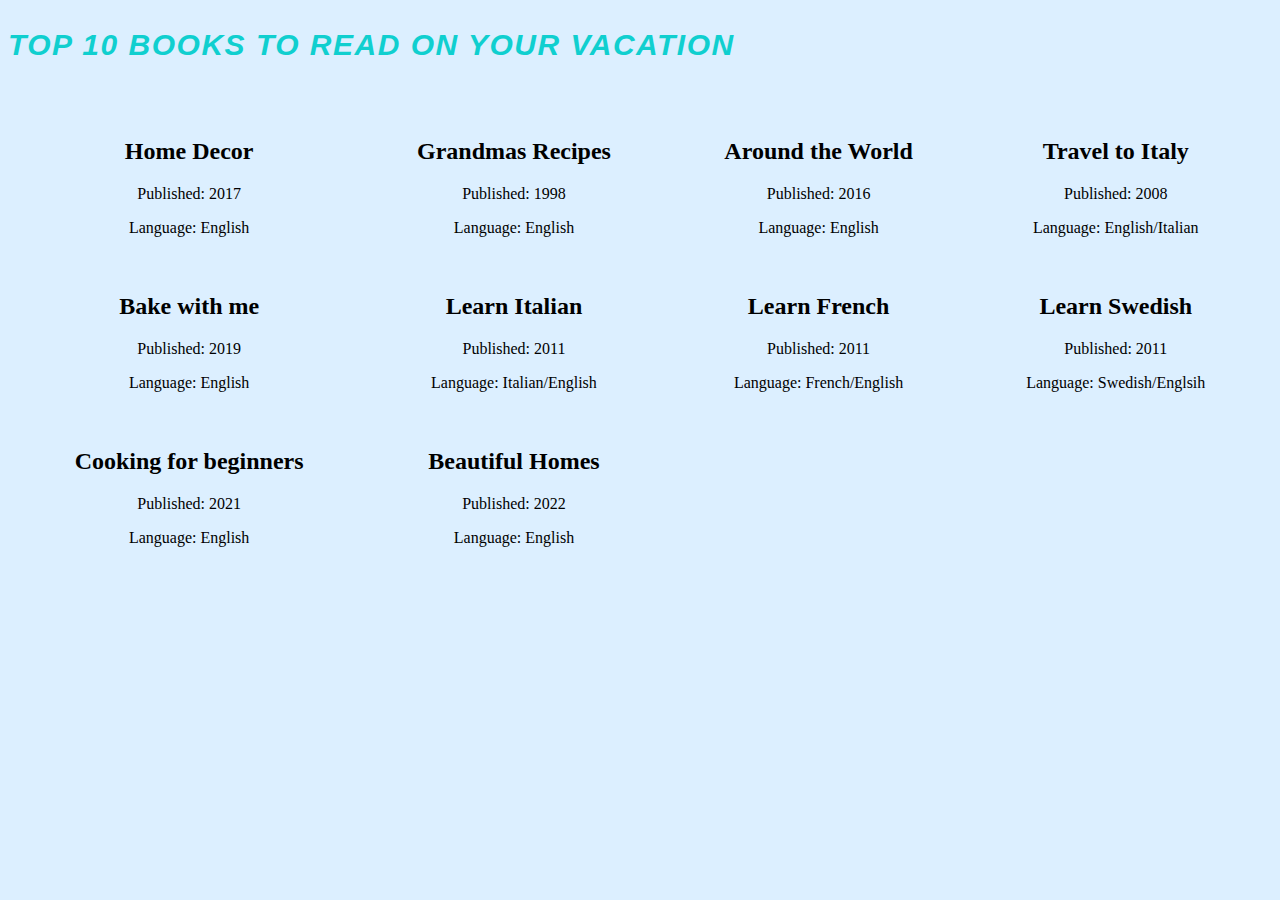
<file: index.html>
<!DOCTYPE html>
<html lang="en">
<head>
    <meta charset="UTF-8">
    <meta http-equiv="X-UA-Compatible" content="IE=edge">
    <meta name="viewport" content="width=device-width, initial-scale=1.0">
    <link rel="stylesheet" href="style.css">
    <title>Book Assignment</title>
</head>
<body>
    
    <script src="app.js"></script>
</body>
</html>
</file>
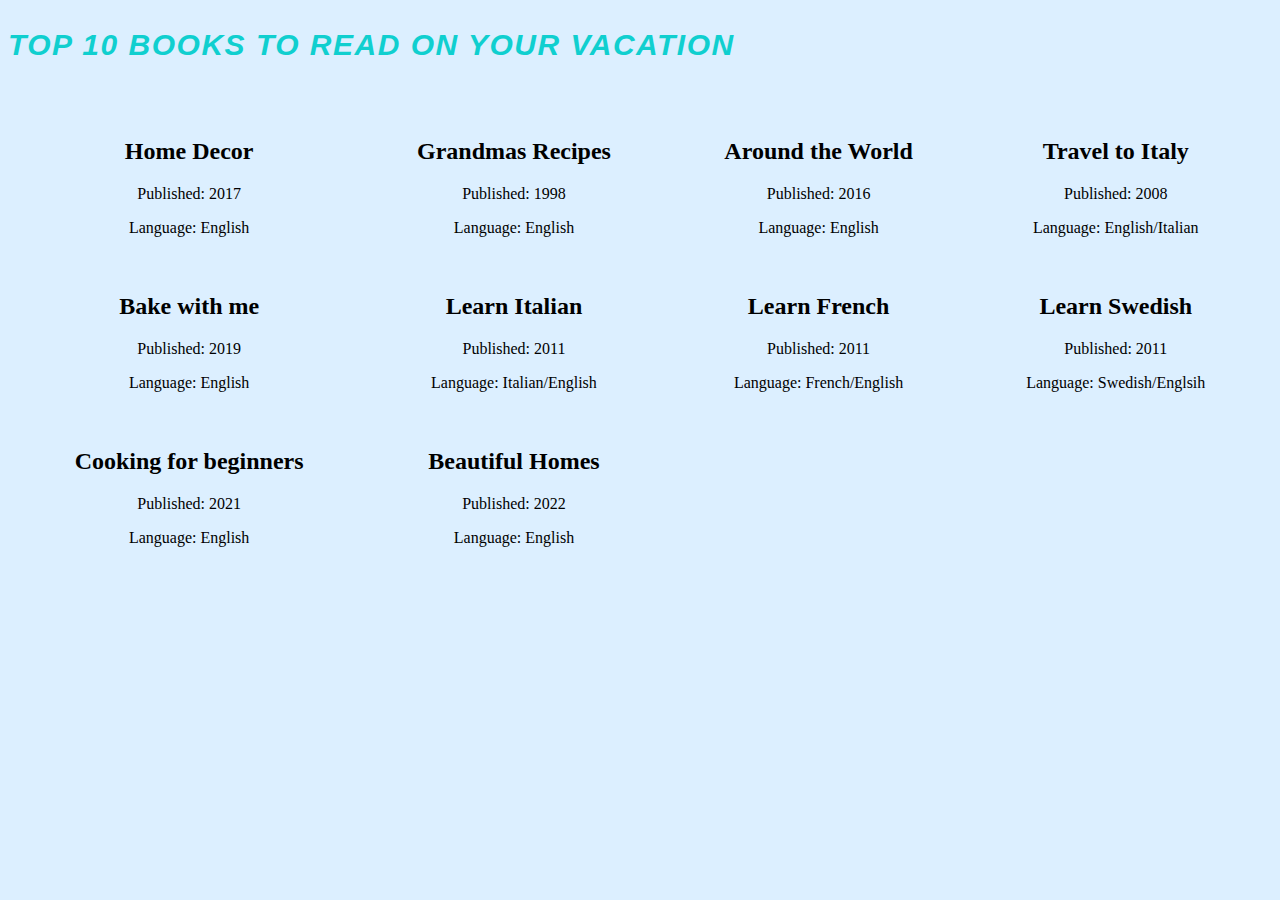
<file: week02/index.html>
<!DOCTYPE html>
<html lang="en">
<head>
    <meta charset="UTF-8">
    <meta http-equiv="X-UA-Compatible" content="IE=edge">
    <meta name="viewport" content="width=device-width, initial-scale=1.0">
    <link rel="stylesheet" href="style.css">
    <title>Book Assignment</title>
</head>
<body>
    
    <script src="app.js"></script>
</body>
</html>
</file>
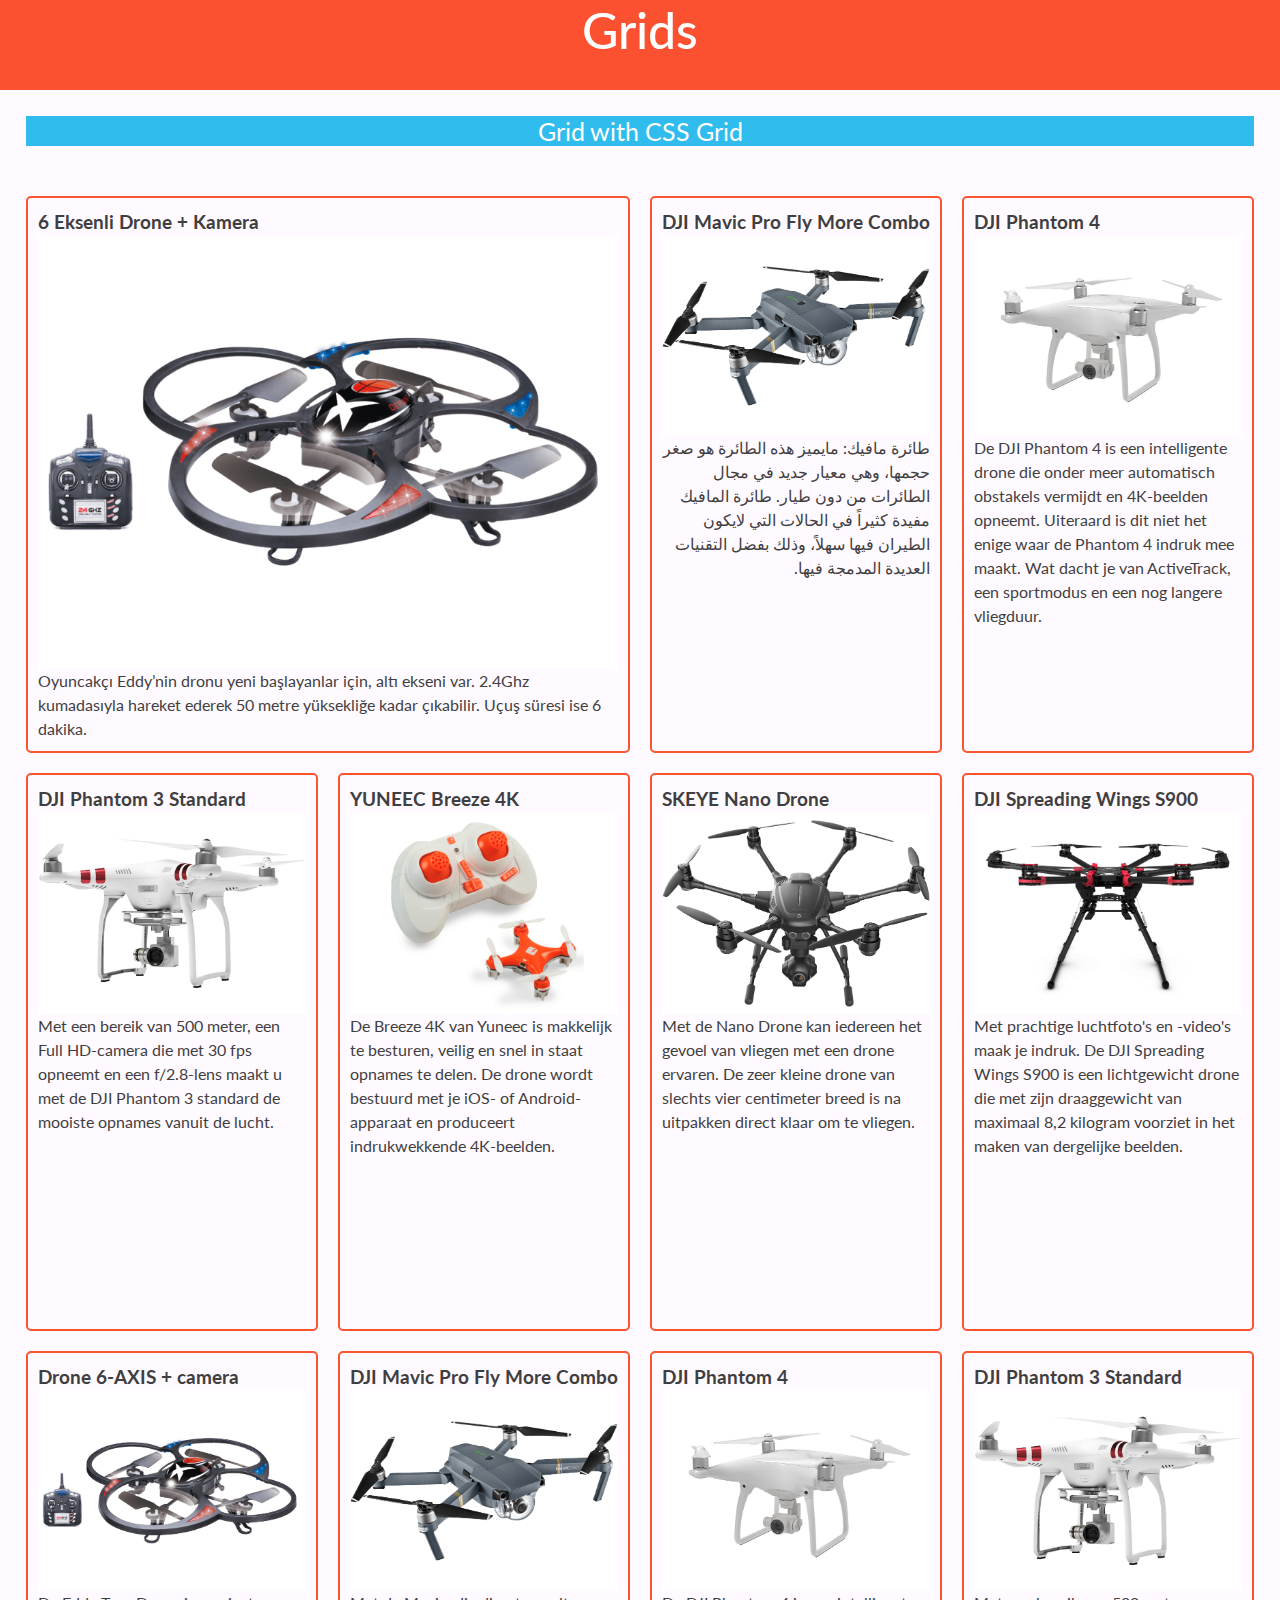
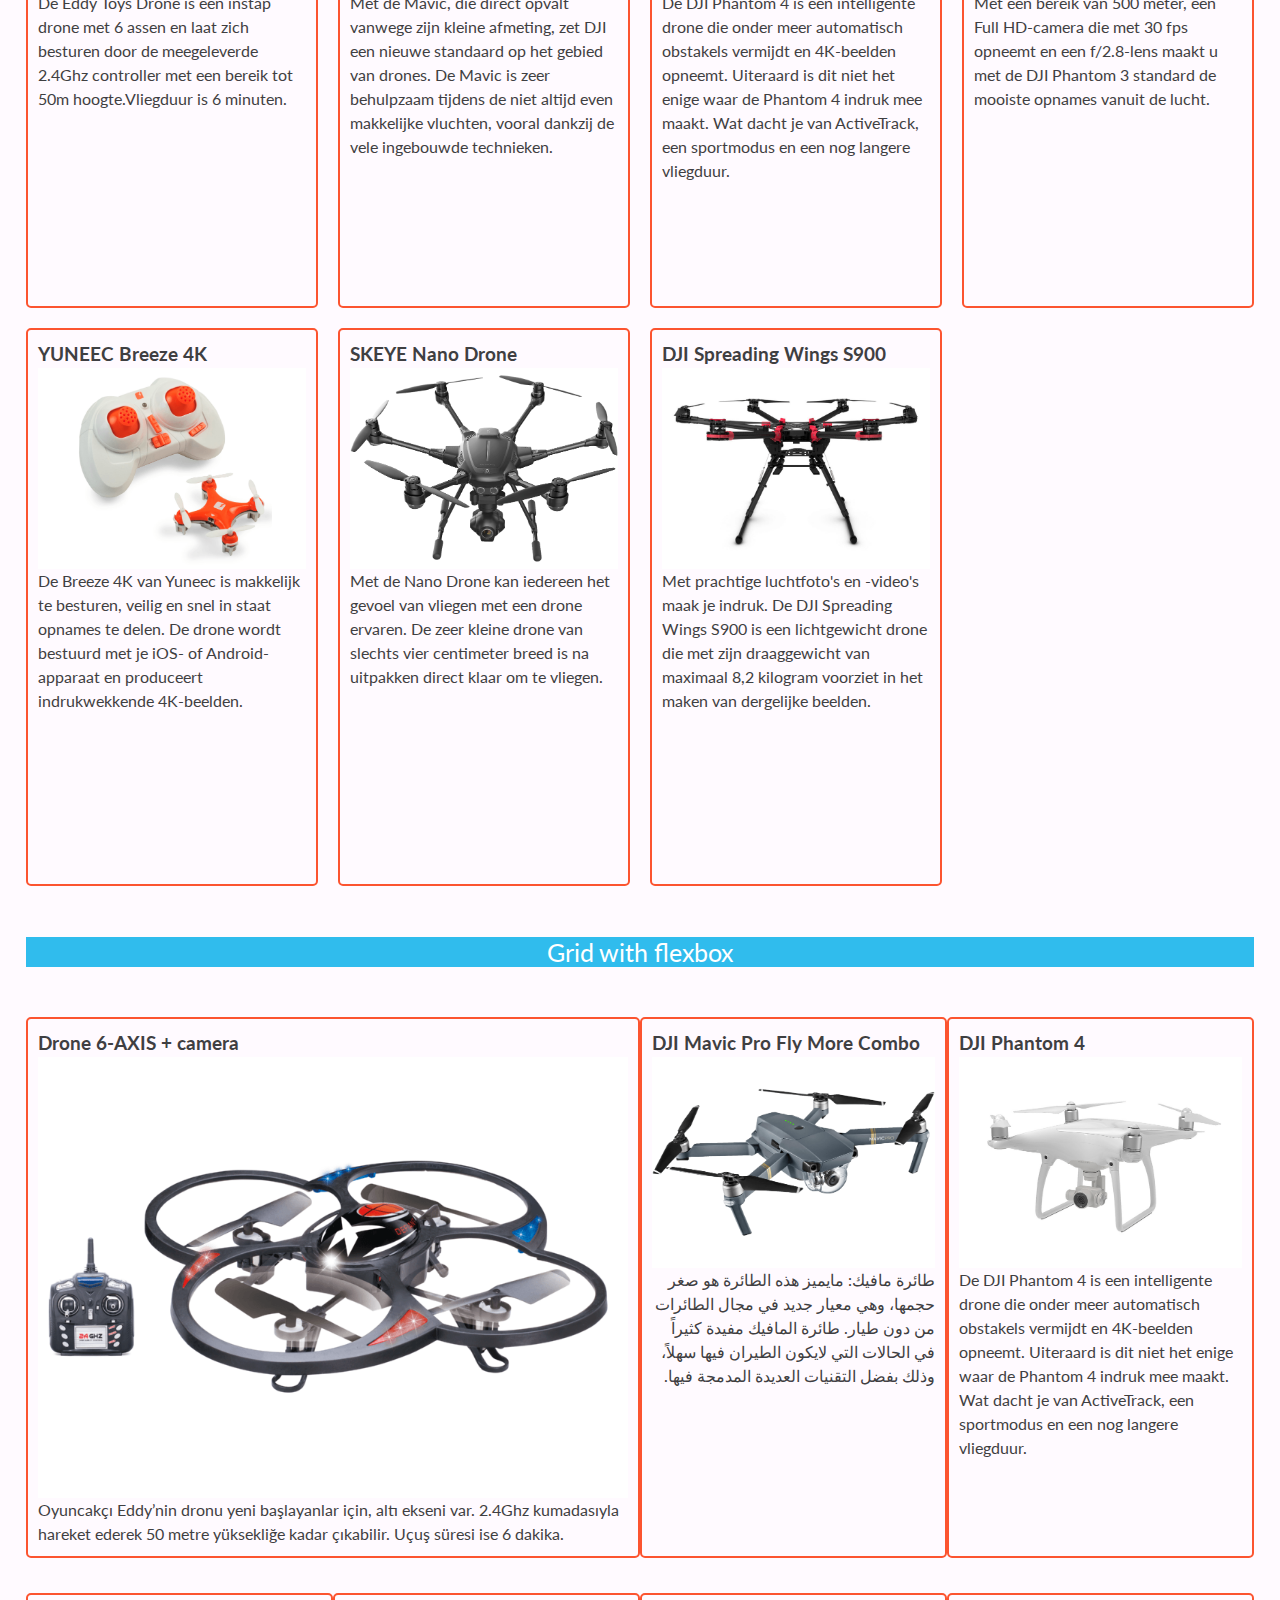
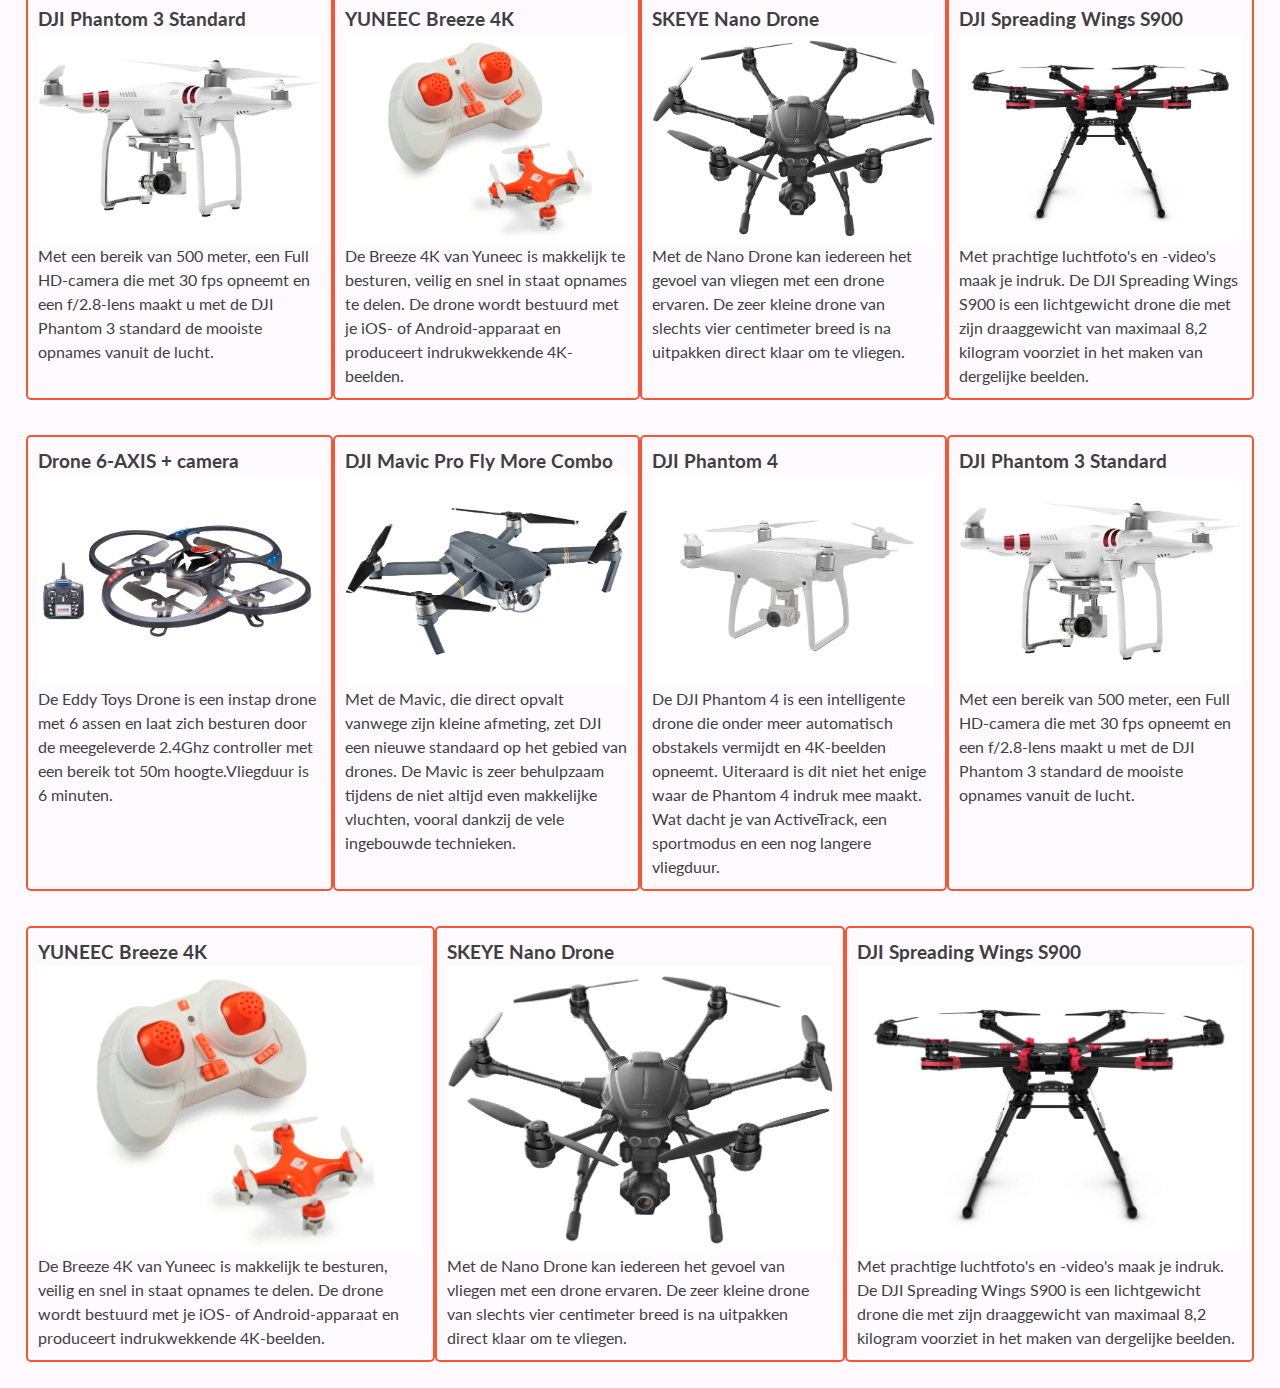
<file: Week02/index.html>
<!doctype html>
<html>
    <head>
        <meta charset="utf-8">
        <meta name="viewport" content="width=device-width, initial-scale=1.0">
        <title>Grids</title>
        <link rel="stylesheet" href="style.css">
    </head>
    <body>
        <header>
            <h1>Grids</h1>
        </header>
        <main>
            <section>
                <h2>Grid with CSS Grid</h2>
                <ul id="grid">
                    <li class="grid-item">
                        <h3>6 Eksenli Drone + Kamera</h3>
                        <img src="images/drone1.png">
                        <p>Oyuncakçı Eddy’nin dronu yeni başlayanlar için, altı ekseni var. 2.4Ghz kumadasıyla hareket ederek 50 metre yüksekliğe kadar çıkabilir. Uçuş süresi ise 6 dakika.</p>
                    </li>
                    <li class="grid-item">
                        <h3>DJI Mavic Pro Fly More Combo</h3>
                        <img src="images/drone2.png">
                         <p dir="rtl">طائرة مافيك: مايميز هذه الطائرة هو صغر حجمها، وهي معيار جديد في مجال الطائرات من دون طيار. طائرة المافيك مفيدة كثيراً في الحالات التي لايكون الطيران فيها سهلاً، وذلك بفضل التقنيات العديدة المدمجة فيها.</p>
                    </li>
                    <li class="grid-item">
                        <h3>DJI Phantom 4</h3>
                        <img src="images/drone3.png">
                        <p>De DJI Phantom 4 is een intelligente drone die onder meer automatisch obstakels vermijdt en 4K-beelden opneemt. Uiteraard is dit niet het enige waar de Phantom 4 indruk mee maakt. Wat dacht je van ActiveTrack, een sportmodus en een nog langere vliegduur.</p>
                    </li>
                    <li class="grid-item">
                        <h3>DJI Phantom 3 Standard</h3>
                        <img src="images/drone4.png">
                        <p>Met een bereik van 500 meter, een Full HD-camera die met 30 fps opneemt en een f/2.8-lens maakt u met de DJI Phantom 3 standard de mooiste opnames vanuit de lucht.</p>
                    </li>
                    <li class="grid-item">
                        <h3>YUNEEC Breeze 4K</h3>
                        <img src="images/drone5.png">
                        <p>De Breeze 4K van Yuneec is makkelijk te besturen, veilig en snel in staat opnames te delen. De drone wordt bestuurd met je iOS- of Android-apparaat en produceert indrukwekkende 4K-beelden.</p>
                    </li>
                    <li class="grid-item">
                        <h3>SKEYE Nano Drone</h3>
                        <img src="images/drone6.png">
                        <p>Met de Nano Drone kan iedereen het gevoel van vliegen met een drone ervaren. De zeer kleine drone van slechts vier centimeter breed is na uitpakken direct klaar om te vliegen.</p>
                    </li>
                    <li class="grid-item">
                        <h3>DJI Spreading Wings S900</h3>
                        <img src="images/drone7.png">
                        <p>Met prachtige luchtfoto's en -video's maak je indruk. De DJI Spreading Wings S900 is een lichtgewicht drone die met zijn draaggewicht van maximaal 8,2 kilogram voorziet in het maken van dergelijke beelden.</p>
                    </li>
                    <li class="grid-item">
                        <h3>Drone 6-AXIS + camera</h3>
                        <img src="images/drone1.png">
                        <p>De Eddy Toys Drone is een instap drone met 6 assen en laat zich besturen door de meegeleverde 2.4Ghz controller met een bereik tot 50m hoogte.Vliegduur is 6 minuten.</p>
                    </li>
                    <li class="grid-item">
                        <h3>DJI Mavic Pro Fly More Combo</h3>
                        <img src="images/drone2.png">
                        <p>Met de Mavic, die direct opvalt vanwege zijn kleine afmeting, zet DJI een nieuwe standaard op het gebied van drones. De Mavic is zeer behulpzaam tijdens de niet altijd even makkelijke vluchten, vooral dankzij de vele ingebouwde technieken.</p>
                    </li>
                    <li class="grid-item">
                        <h3>DJI Phantom 4</h3>
                        <img src="images/drone3.png">
                        <p>De DJI Phantom 4 is een intelligente drone die onder meer automatisch obstakels vermijdt en 4K-beelden opneemt. Uiteraard is dit niet het enige waar de Phantom 4 indruk mee maakt. Wat dacht je van ActiveTrack, een sportmodus en een nog langere vliegduur.</p>
                    </li>
                    <li class="grid-item">
                        <h3>DJI Phantom 3 Standard</h3>
                        <img src="images/drone4.png">
                        <p>Met een bereik van 500 meter, een Full HD-camera die met 30 fps opneemt en een f/2.8-lens maakt u met de DJI Phantom 3 standard de mooiste opnames vanuit de lucht.</p>
                    </li>
                    <li class="grid-item">
                        <h3>YUNEEC Breeze 4K</h3>
                        <img src="images/drone5.png">
                        <p>De Breeze 4K van Yuneec is makkelijk te besturen, veilig en snel in staat opnames te delen. De drone wordt bestuurd met je iOS- of Android-apparaat en produceert indrukwekkende 4K-beelden.</p>
                    </li>
                    <li class="grid-item">
                        <h3>SKEYE Nano Drone</h3>
                        <img src="images/drone6.png">
                        <p>Met de Nano Drone kan iedereen het gevoel van vliegen met een drone ervaren. De zeer kleine drone van slechts vier centimeter breed is na uitpakken direct klaar om te vliegen.</p>
                    </li>
                    <li class="grid-item">
                        <h3>DJI Spreading Wings S900</h3>
                        <img src="images/drone7.png">
                        <p>Met prachtige luchtfoto's en -video's maak je indruk. De DJI Spreading Wings S900 is een lichtgewicht drone die met zijn draaggewicht van maximaal 8,2 kilogram voorziet in het maken van dergelijke beelden.</p>
                    </li>
                </ul>  
            </section>
            <section>
                <h2>Grid with flexbox</h2>
                <ul id="grid-flex">
                    <li class="grid-item">
                        <h3>Drone 6-AXIS + camera</h3>
                        <img src="images/drone1.png">
                        <p>Oyuncakçı Eddy’nin dronu yeni başlayanlar için, altı ekseni var. 2.4Ghz kumadasıyla hareket ederek 50 metre yüksekliğe kadar çıkabilir. Uçuş süresi ise 6 dakika.</p>
                    </li>
                    <li class="grid-item">
                        <h3>DJI Mavic Pro Fly More Combo</h3>
                        <img src="images/drone2.png">
                         <p dir="rtl">طائرة مافيك: مايميز هذه الطائرة هو صغر حجمها، وهي معيار جديد في مجال الطائرات من دون طيار. طائرة المافيك مفيدة كثيراً في الحالات التي لايكون الطيران فيها سهلاً، وذلك بفضل التقنيات العديدة المدمجة فيها.</p>
                    </li>
                    <li class="grid-item">
                        <h3>DJI Phantom 4</h3>
                        <img src="images/drone3.png">
                        <p>De DJI Phantom 4 is een intelligente drone die onder meer automatisch obstakels vermijdt en 4K-beelden opneemt. Uiteraard is dit niet het enige waar de Phantom 4 indruk mee maakt. Wat dacht je van ActiveTrack, een sportmodus en een nog langere vliegduur.</p>
                    </li>
                    <li class="grid-item">
                        <h3>DJI Phantom 3 Standard</h3>
                        <img src="images/drone4.png">
                        <p>Met een bereik van 500 meter, een Full HD-camera die met 30 fps opneemt en een f/2.8-lens maakt u met de DJI Phantom 3 standard de mooiste opnames vanuit de lucht.</p>
                    </li>
                    <li class="grid-item">
                        <h3>YUNEEC Breeze 4K</h3>
                        <img src="images/drone5.png">
                        <p>De Breeze 4K van Yuneec is makkelijk te besturen, veilig en snel in staat opnames te delen. De drone wordt bestuurd met je iOS- of Android-apparaat en produceert indrukwekkende 4K-beelden.</p>
                    </li>
                    <li class="grid-item">
                        <h3>SKEYE Nano Drone</h3>
                        <img src="images/drone6.png">
                        <p>Met de Nano Drone kan iedereen het gevoel van vliegen met een drone ervaren. De zeer kleine drone van slechts vier centimeter breed is na uitpakken direct klaar om te vliegen.</p>
                    </li>
                    <li class="grid-item">
                        <h3>DJI Spreading Wings S900</h3>
                        <img src="images/drone7.png">
                        <p>Met prachtige luchtfoto's en -video's maak je indruk. De DJI Spreading Wings S900 is een lichtgewicht drone die met zijn draaggewicht van maximaal 8,2 kilogram voorziet in het maken van dergelijke beelden.</p>
                    </li>
                    <li class="grid-item">
                        <h3>Drone 6-AXIS + camera</h3>
                        <img src="images/drone1.png">
                        <p>De Eddy Toys Drone is een instap drone met 6 assen en laat zich besturen door de meegeleverde 2.4Ghz controller met een bereik tot 50m hoogte.Vliegduur is 6 minuten.</p>
                    </li>
                    <li class="grid-item">
                        <h3>DJI Mavic Pro Fly More Combo</h3>
                        <img src="images/drone2.png">
                        <p>Met de Mavic, die direct opvalt vanwege zijn kleine afmeting, zet DJI een nieuwe standaard op het gebied van drones. De Mavic is zeer behulpzaam tijdens de niet altijd even makkelijke vluchten, vooral dankzij de vele ingebouwde technieken.</p>
                    </li>
                    <li class="grid-item">
                        <h3>DJI Phantom 4</h3>
                        <img src="images/drone3.png">
                        <p>De DJI Phantom 4 is een intelligente drone die onder meer automatisch obstakels vermijdt en 4K-beelden opneemt. Uiteraard is dit niet het enige waar de Phantom 4 indruk mee maakt. Wat dacht je van ActiveTrack, een sportmodus en een nog langere vliegduur.</p>
                    </li>
                    <li class="grid-item">
                        <h3>DJI Phantom 3 Standard</h3>
                        <img src="images/drone4.png">
                        <p>Met een bereik van 500 meter, een Full HD-camera die met 30 fps opneemt en een f/2.8-lens maakt u met de DJI Phantom 3 standard de mooiste opnames vanuit de lucht.</p>
                    </li>
                    <li class="grid-item">
                        <h3>YUNEEC Breeze 4K</h3>
                        <img src="images/drone5.png">
                        <p>De Breeze 4K van Yuneec is makkelijk te besturen, veilig en snel in staat opnames te delen. De drone wordt bestuurd met je iOS- of Android-apparaat en produceert indrukwekkende 4K-beelden.</p>
                    </li>
                    <li class="grid-item">
                        <h3>SKEYE Nano Drone</h3>
                        <img src="images/drone6.png">
                        <p>Met de Nano Drone kan iedereen het gevoel van vliegen met een drone ervaren. De zeer kleine drone van slechts vier centimeter breed is na uitpakken direct klaar om te vliegen.</p>
                    </li>
                    <li class="grid-item">
                        <h3>DJI Spreading Wings S900</h3>
                        <img src="images/drone7.png">
                        <p>Met prachtige luchtfoto's en -video's maak je indruk. De DJI Spreading Wings S900 is een lichtgewicht drone die met zijn draaggewicht van maximaal 8,2 kilogram voorziet in het maken van dergelijke beelden.</p>
                    </li>
                </ul>
            </section>
        </main>
    </body>
</html>
</file>
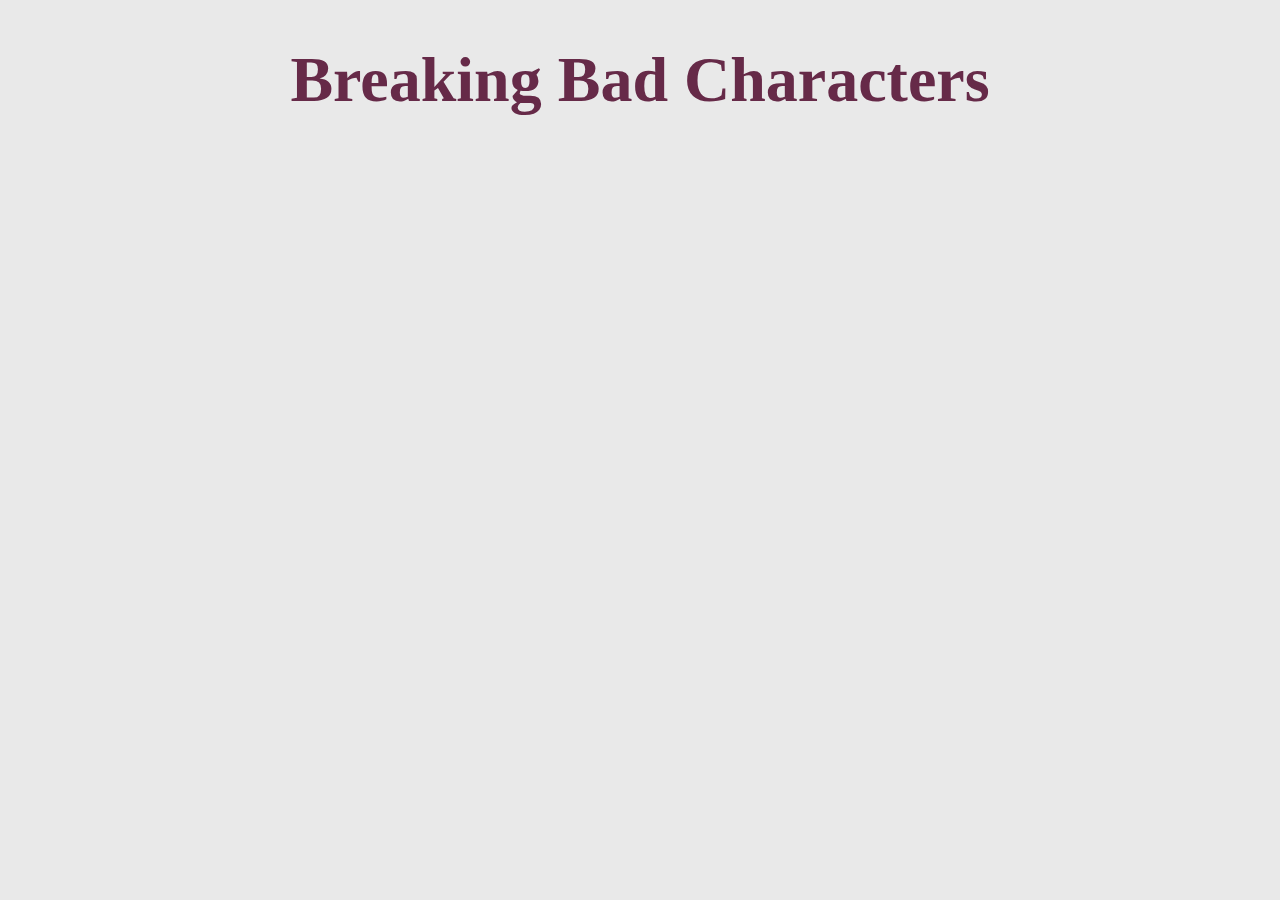
<file: Javascript2/week01/index.html>
<!DOCTYPE html>
<html lang="en">
<head>
   <meta charset="UTF-8">
   <meta name="viewport" content="width=device-width, initial-scale=1.0">
   <link rel="stylesheet" href="style.css">
   <title>Document</title>
</head>
<body>
   <h1>Breaking Bad Characters</h1>
   <ul id="characters"></ul>
   <!-- <script src="index.js"></script> -->
   <script src="objects.js"></script>
</body>
</html>
</file>
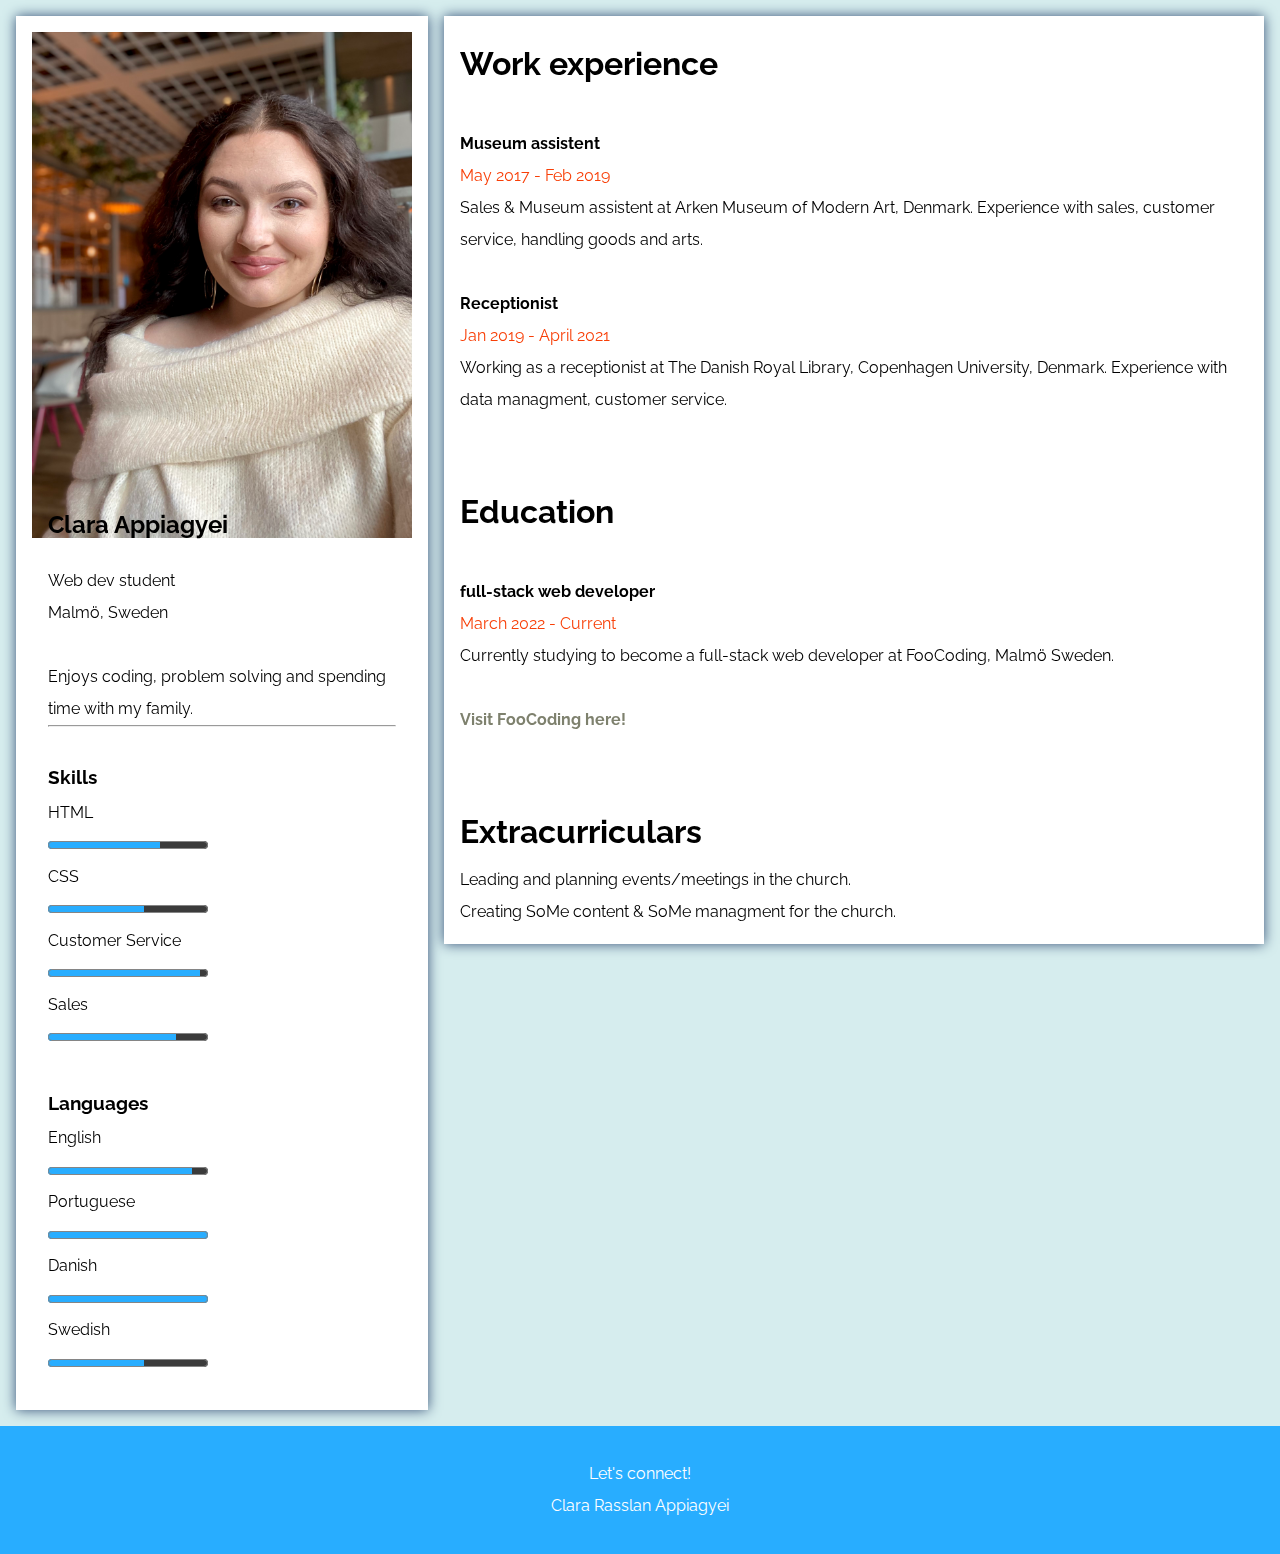
<file: html_css/Week01/CV/index.html>
<!DOCTYPE html>
<html lang="en">
<head>
    <meta charset="UTF-8">
    <meta http-equiv="X-UA-Compatible" content="IE=edge">
    <meta name="viewport" content="width=device-width, initial-scale=1.0">
    <link rel="stylesheet" href="https://cdnjs.cloudflare.com/ajax/libs/font-awesome/6.1.1/css/all.min.css" integrity="sha512-KfkfwYDsLkIlwQp6LFnl8zNdLGxu9YAA1QvwINks4PhcElQSvqcyVLLD9aMhXd13uQjoXtEKNosOWaZqXgel0g==" crossorigin="anonymous" referrerpolicy="no-referrer" />
    <link rel="stylesheet" href="stylesheet.css">
    <title>CV</title>
</head>
<body>
    <main>
        <section class="left">
            <div class="left-image">
                <img src="image0.jpeg" alt="CV-image" style="width: 100%">
                <h2>Clara Appiagyei</h2>
            </div>
            <div class="personal">
                <ul>
                    <li><i class="fa-solid fa-computer"></i> Web dev student</li>
                    <li><i class="fa-solid fa-location-pin"></i> Malmö, Sweden</li>
                </ul>
                <br>
                <p>
                    Enjoys coding, problem solving and spending time with my family.
                </p>
                <hr>
            </div>
            <div class="skills">
                <h3><i class="fa-solid fa-screwdriver-wrench"></i> Skills</h3>
                <ul>
                    <li> <p>HTML</p> <progress max="100" value="70"></progress> </li>
                    <li> <p>CSS</p> <progress max="100" value="60"></progress> </li>
                    <li> <p>Customer Service</p> <progress max="100" value="95"></progress> </li>
                    <li> <p>Sales</p> <progress max="100" value="80"></progress> </li>
                </ul>  
            </div>
            <div class="languages">
                <h3><i class="fa-solid fa-earth-americas"></i> Languages</h3>
                <ul>
                    <li> <p>English</p> <progress max="100" value="90"></progress> </li>
                    <li> <p>Portuguese</p> <progress max="100" value="100"></progress> </li>
                    <li> <p>Danish</p> <progress max="100" value="100"></progress> </li>
                    <li> <p>Swedish</p> <progress max="100" value="60"></progress> </li>
                </ul>   
            </div>

        </section>
        <section class="right">
            <div class="experience">
                <h1><i class="fa-solid fa-briefcase"></i>Work experience</h1>
                <ul>
                    <li><strong>Museum assistent</strong></li>
                    <li class="date"><i class="fa-solid fa-calendar-days"></i> May 2017 - Feb 2019</li>
                    <li> <p>Sales & Museum assistent at Arken Museum of Modern Art, Denmark. Experience with sales, customer service, handling goods and arts. </p> </li>
                </ul>
                <ul>
                    <li><strong>Receptionist</strong></li>
                    <li class="date"><i class="fa-solid fa-calendar-days"></i> Jan 2019 - April 2021</li>
                    <li> <p>Working as a receptionist at The Danish Royal Library, Copenhagen University, Denmark. Experience with data managment, customer service. </p> </li>
                </ul>
            </div>

            <div class="education">
                <h1><i class="fa-solid fa-building-columns"></i>Education</h1>
                <ul>
                    <li><strong>full-stack web developer</strong></li>
                    <li class="date"><i class="fa-solid fa-calendar-days"></i> March 2022 - <span class="current">Current</span></li>
                    <li> <p>Currently studying to become a full-stack web developer at FooCoding, Malmö Sweden.</p> <br> <a href="https://www.foocoding.org/">Visit FooCoding here!</a></li>
                </ul>
            </div>

            <div class="extracurriculars">
                <h1><i class="fa-solid fa-building-columns"></i>Extracurriculars</h1>
                <ul>
                    <li>Leading and planning events/meetings in the church.</li>
                    <li>Creating SoMe content & SoMe managment for the church.</li>
                </ul>
            </div>
        </section>
    </main>
    <footer>
        <p>Let's connect!</p>
        <i class="fa-brands fa-linkedin fa-2x"></i>
        <i class="fa-brands fa-github fa-2x"></i>
        <p>Clara Rasslan Appiagyei</p>
    </footer>
</body>
</html>
</file>
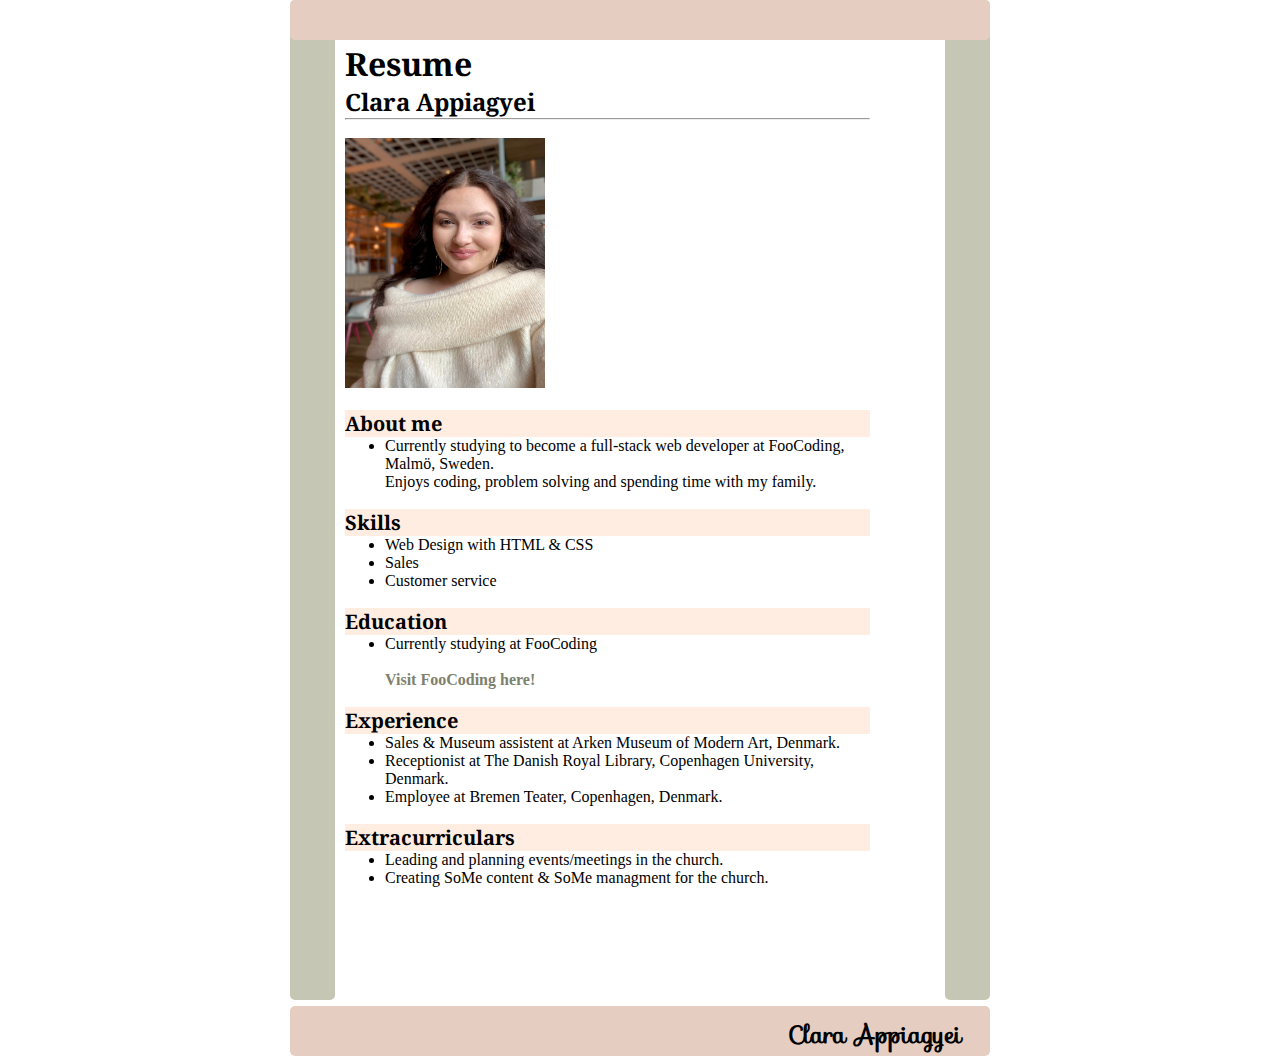
<file: html_css/Week01/Resume/index.html>
<!DOCTYPE html>
<html lang="en">
<head>
    <meta charset="UTF-8">
    <meta http-equiv="X-UA-Compatible" content="IE=edge">
    <meta name="viewport" content="width=device-width, initial-scale=1.0">
    <link href="https://fonts.googleapis.com/css2?family=Beau+Rivage&family=Noto+Serif&display=swap" rel="stylesheet">
    <link rel="stylesheet" href="https://fonts.googleapis.com/css?family=Sofia">
    <link rel="stylesheet" href="style.css">
    <title>My Resume</title>
</head>
<body>
  <div id="header"></div>
  <div class="left"></div>
  <div class="stuff">
    <br><br>
    <h1>Resume</h1>
    <h2>Clara Appiagyei</h2>
    <hr />
    <br>

    <div class="img-div">
        <img id="image" src="image0.jpeg" alt="resume image">
    </div>

    <br>
    <p class="head">About me</p>
    <ul>
      <li>Currently studying to become a full-stack web
         developer at FooCoding, Malmö, Sweden.
         <br>
         Enjoys coding, problem solving and spending time with my family.
      </li>
      
    </ul>
    <br>

    <p class="head">Skills</p>
    <ul>
      <li>Web Design with HTML & CSS</li>
      <li>Sales</li>
      <li>Customer service</li>
    </ul>
    <br>

    <p class="head">Education</p>
    <ul>
      <li>Currently studying at FooCoding
      <br><br>
        <a href="https://www.foocoding.org/">Visit FooCoding here!</a>
    </li>
    </ul>
    <br>

    <p class="head">Experience</p>
    <ul>
      <li>Sales & Museum assistent at Arken Museum of Modern Art, Denmark.</li>
      <li>Receptionist at The Danish Royal Library, Copenhagen University, Denmark.</li>
      <li>Employee at Bremen Teater, Copenhagen, Denmark.</li>
    </ul>
    <br>

    <p class="head">Extracurriculars</p>
    <ul>
      <li>Leading and planning events/meetings in the church.</li>
    <li>Creating SoMe content & SoMe managment for the church.</li>
    </ul>
  </div>

  <div class="right"></div>

 <div id="footer">
  <h2 id="name">Clara Appiagyei</h2>
</div>
</body>
</html>
</file>
<file: style.css>
body {
    background-color: rgb(220, 239, 255);
}

h1 {
    color:rgb(16, 207, 207);
    position: relative;
    font-family: "Avenir Next", sans-serif;
    font-weight: 900;
    font-size: 30px;
    text-transform: uppercase;
    font-style: italic;
    letter-spacing: 0.05em;
    display: inline-block;
  }

  h2{
      color: black;
  }

  .book-list-container {
    text-align: center;
    list-style-type: none;
    display: grid;
    grid-template-columns: auto auto auto auto;
    gap: 20px;
    row-gap: 20px;
    padding: 20px;
  }
</file>
<file: week02/style.css>
body {
    background-color: rgb(220, 239, 255);
}

h1 {
    color:rgb(16, 207, 207);
    position: relative;
    font-family: "Avenir Next", sans-serif;
    font-weight: 900;
    font-size: 30px;
    text-transform: uppercase;
    font-style: italic;
    letter-spacing: 0.05em;
    display: inline-block;
  }

  h2{
      color: black;
  }

  .book-list-container {
    text-align: center;
    list-style-type: none;
    display: grid;
    grid-template-columns: auto auto auto auto;
    gap: 20px;
    row-gap: 20px;
    padding: 20px;
  }
</file>
<file: Week02/style.css>
@import url('https://fonts.googleapis.com/css2?family=Lato:wght@300;400&display=swap');

*{
    box-sizing: border-box;
    padding: 0;
    margin: 0;
}
body{
    background-color: rgb(255, 250, 255);
    font-family: 'Lato', sans-serif;
    line-height: 1.5;
    color: #333;
}
header{
    display: flex;
    background-color: rgb(252, 81, 48);
    height: 10vh;
    justify-content: center;  
}
h1, h2{
    line-height: 1.2;
    color: white;
}
h1{
    font-size: 50px;
    font-weight: 500;
}
h2{
    text-align: center;
    font-size: 25px;
    background-color: rgb(48, 188, 237);
    font-weight: 400;
    margin-bottom: 50px;   
}
h3{
    color: rgb(63, 63, 66);
}
section {
    padding: 2%;
    box-sizing: border-box;
    width: 100%;
    gap: 1em;
}
ul{
    list-style: none;
}
p{
    color: rgb(63, 63, 66);
}
img{
    width: 100%; 
    background-color: white;   
    display: block;
}
#grid{
    display: grid;
    grid-template-columns: repeat(4, 1fr);
    grid-template-rows: repeat(4, 1fr);
    gap: 20px;
}
.grid-item {
    box-sizing: border-box;
    width: 100%;
    border: solid rgb(252, 84, 48) 2px;
    border-radius: 5px;
    padding: 10px;
}
.grid-item:hover{
    background-color: rgba(48, 188, 237, 0.2)
}
#grid li:first-child{
    grid-column-start: span 2;
}
#grid-flex{
    display: flex;
    flex-direction: row;
    flex-wrap: wrap;
    justify-content: flex-start;
    gap: 35px 0;
}
#grid-flex .grid-item {
    flex: 25%;
  }
  
#grid-flex li:first-child {
    flex: 50%;
  }


/*Tablets, Ipads*/
@media (min-width: 600px) and (max-width: 1024px){
    #grid{
        grid-template-columns: repeat(6, 1fr);
        grid-template-rows: auto;
        gap: 15px;
    }
    #grid li:first-child{
        grid-column-start: span 3;
    }
    #grid li:nth-child(2){
        grid-column-start: span 3;
    }
    #grid-flex .grid-item {
        flex: 33.33333333%;
      }
      #grid-flex li:nth-child(1) {
        flex: 50%;
      }
      #grid-flex li:nth-child(2) {
        flex: 50%;
      }
}

/*Smartphones*/
@media (min-width: 320px) and (max-width: 599px){
    body{
        margin: 20px 20px;
    }
    #grid{
        grid-template-columns: repeat(2, 1fr);
        grid-template-rows: auto;
        gap: 20px;
    }
    #grid-flex .grid-item {
        flex: 50%;
      }
      #grid-flex li:first-child {
        flex: 100%;
      }
}
</file>
<file: Javascript2/week01/style.css>
body {
    background-color: #e9e9e9;
}
    h1 {
      text-align: center;
      font-family: serif;
      font-size: 4em;
      color: #662a48;
    }
    ul {
      display: flex;
      list-style: none;
      flex-wrap: wrap;
      align-items: flex-start;
      justify-content: center;
      flex-basis: 80%;
    }
      li {
        flex-basis: 20%;
        display: flex;
        flex-direction: column;
        margin-bottom: 25px;
        align-items: center;
      }
    
      span {
          font-family: serif;
          font-size: 1em;
          color: #3f3f3f;
          text-align: center;
        }
    
        img {
          margin: 6px;
          border-radius: 4px;
          box-shadow: 1px 1px 2px rgba(0,0,0,.1); 
          transition: 0.3s;
          width: 60%;
        }

        img:hover {
            box-shadow: 0 8px 16px 0 rgba(0,0,0,0.8); 
        }
</file>
<file: html_css/Week01/CV/stylesheet.css>
@import url('https://fonts.googleapis.com/css2?family=Raleway:wght@200;400;700&display=swap');

*, body{
    margin: 0;
    padding: 0;
    box-sizing: border-box;
    font-family: 'Raleway', sans-serif;
}

body{
    background-color: rgb(214, 237, 238);
}

ul{
    list-style: none;
}

main{
    margin: 1rem;
    display: grid;
    grid-template-columns: 33% 1fr;
    grid-gap: 1rem;
    filter: drop-shadow(0 0 0.4rem rgb(53, 79, 118));
}

.personal, .skills, .languages{
    padding: 1rem;
    line-height: 2;
}

progress{
    accent-color:rgb(40, 173, 255);
}

.left, .experience, .education, .extracurriculars{
    background-color: white;
    padding: 1rem;
    line-height: 2;
}

.left-image{
    position: relative;
    width: 100%;
}

.left-image img{
    width: 100%;

}

.left-image h2{
    position: absolute;
    bottom: 0;
    left: 1rem;
    color: black;
}

.experience .education .extracurriculars{
    line-height: 2;
    padding: 2rem;

}
.experience ul{
    margin: 2rem 0;
}

.date{
    color: rgb(248, 63, 7);
}


.education ul{
    margin: 2rem 0;
}

a {
    color: #7e816e;
    font-weight: bolder;
    text-decoration: none;
  }

i{
    color: rgb(248, 63, 7);
}

footer{
    background-color:  rgb(40, 173, 255);
    padding: 2rem;
    text-align: center;
    line-height: 2;
    color: white;
}
footer i{
    color: white;
}
</file>
<file: html_css/Week01/Resume/style.css>
* {
  max-width: 700px;
  margin: auto;
}


body {
    min-width: 500px;
}

div {
  border-radius: 5px;
}

#header {
  height: 40px;
  width: 100%;
  background-color: #E5CEC1;
  position: fixed;
  z-index: 1;
  font-family: 'Noto Serif', serif;
}

h1,h2{
  font-family: 'Noto Serif', serif;
}

#title {
  margin-left: 3%;
}

#footer {
  height: 50px;
  width: 100%;
  background-color: #E5CEC1;
  clear: both;
  position: relative;
}

.left {
  height: 1000px;
  width: 45px;
  background-color: #c5c7b4;
  float: left;
  position: fixed;
}

.right {
  height: 1000px;
  width: 45px;
  background-color: #c5c7b4;
  float: right;
  position: inherit;
}

.stuff {
  display: inline-block;
  margin-top: 6px;
  margin-left: 55px;
  width: 75%;
  height: 1000px;
}

p,
li {
  font-family: 'Cormorant Garamond';
}

.head {
  font-size: 20px;
  font-weight: bold;
  background-color: #ffede2;
  font-family: 'Noto Serif', serif;
}

#name {
  float: right;
  margin-top: 10px;
  margin-right: 4%;
  font-family: "Sofia", sans-serif;
}

a {
  color: #7e816e;
  font-weight: bolder;
  text-decoration: none;
}

#image {
  height: 250px;
  width: 200px;
}

@media only screen and (max-width: 430px) {
  .left,
  .right {
    display: none;
  }
  .stuff {
    width: 100%;
    margin-left: 10px;
  }
}
</file>
